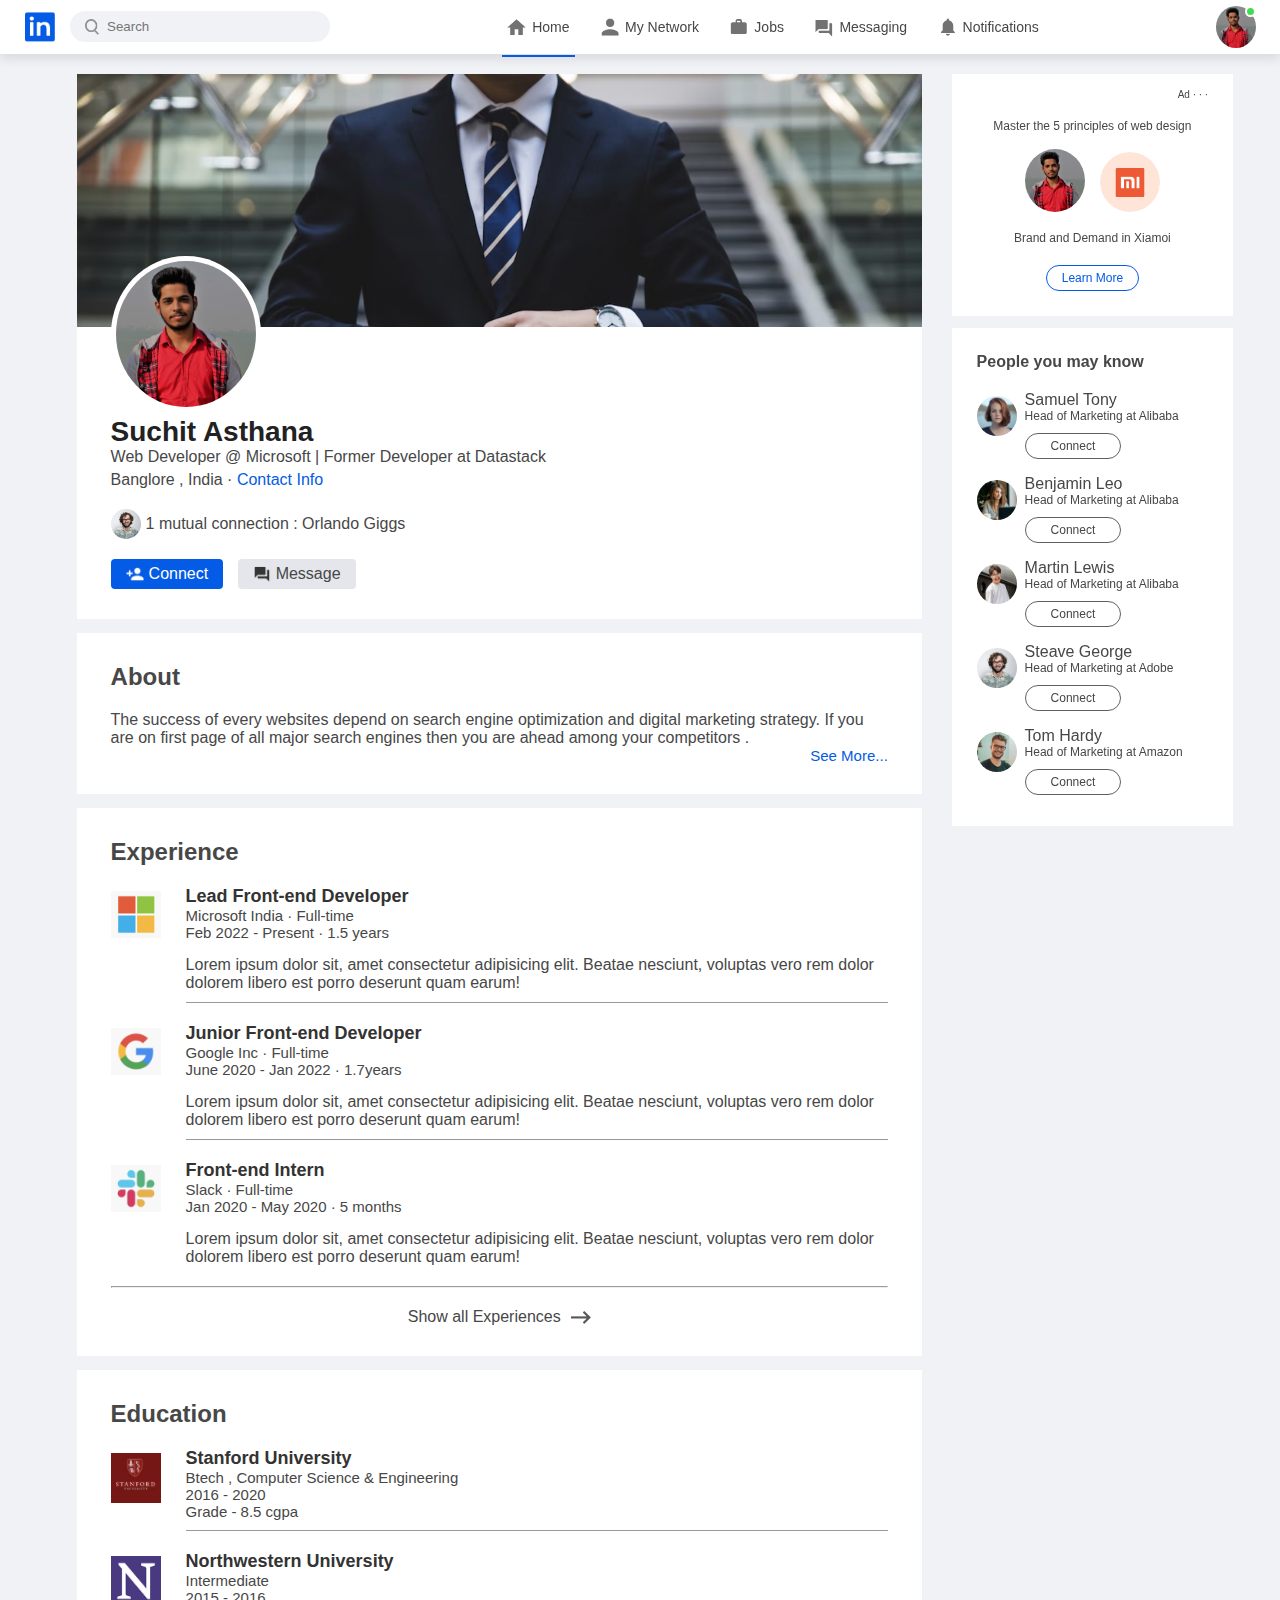
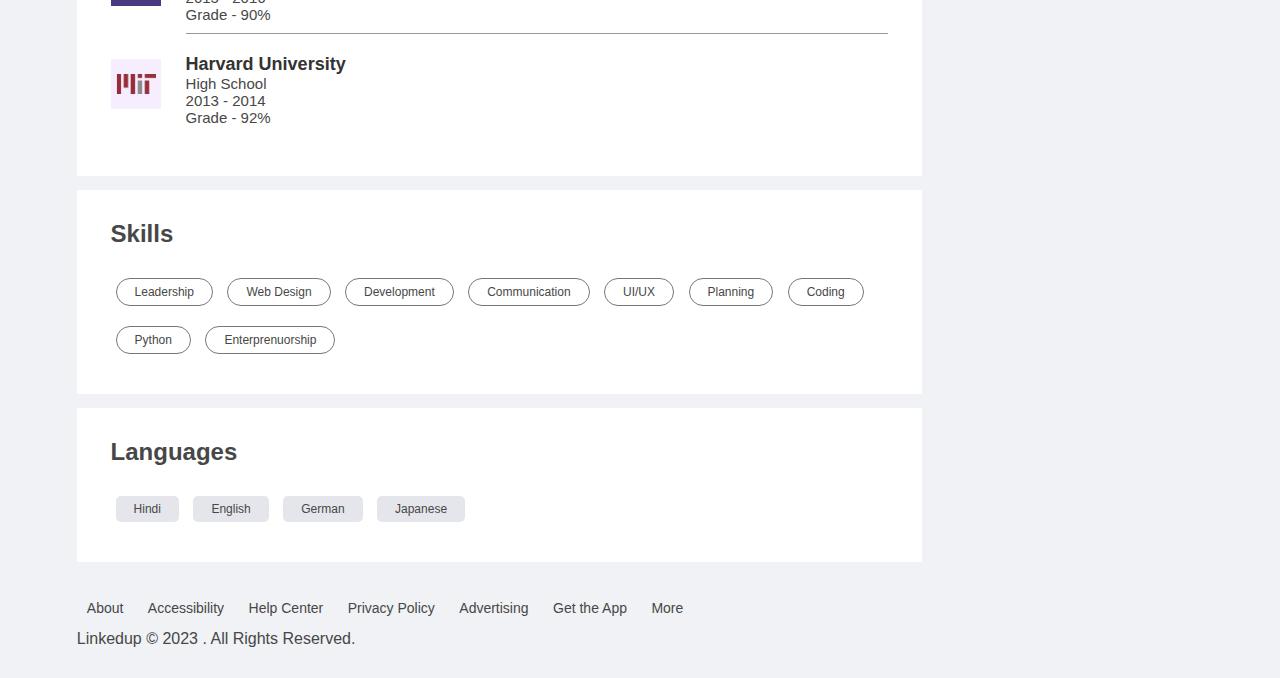
<file: profile.html>
<!DOCTYPE html>
<html lang="en">

<head>
    <meta charset="UTF-8">
    <meta name="viewport" content="width=device-width, initial-scale=1.0">
    <link rel="stylesheet" href="style.css">
    <title>Linkdin.in</title>
</head>

<body>
    <nav class="navbar">
        <div class="navbar-left">
            <a href="index.html" class="logo"><img src="images/logo.png"></a>
            <div class="search-box">
                <img src="images/search.png">
                <input type="text" placeholder="Search">
            </div>
        </div>
        <div class="navbar-center">
            <ul>
                <li><a href="#" class="active-link"><img src="images/home.png"> <span>Home</span></a></li>
                <li><a href="#"><img src="images/network.png"><span>My Network</span></a></li>
                <li><a href="#"><img src="images/jobs.png"><span>Jobs</span></a></li>
                <li><a href="#"><img src="images/message.png"><span>Messaging</span></a></li>
                <li><a href="#"><img src="images/notification.png"><span>Notifications</span></a></li>
            </ul>
        </div>
        <div class="navbar-right">
            <div class="online">
                <img src="images/suchitprofile.JPG" class="nav-profile-img" onclick="toggleMenu()">
            </div>

        </div>

        <!-------------------profile dropdown menu---------------------->

        <div class="profile-menu-wrap" id="profilemenu">
            <div class="profile-menu">
                <div class="user-info">
                    <img src="images/suchitprofile.JPG">
                    <div>
                        <h3>Suchit Asthana</h3>
                        <a href="profile.html">See your Profile</a>
                    </div>

                </div>
                <hr>
                <a href="#" class="profile-menu-link">
                    <img src="images/feedback.png">
                    <p>Give Feedback</p>
                    <span>></span>
                </a>
                <a href="#" class="profile-menu-link">
                    <img src="images/setting.png">
                    <p>Settings & Privacy</p>
                    <span>></span>
                </a>
                <a href="#" class="profile-menu-link">
                    <img src="images/help.png">
                    <p>Help & Support</p>
                    <span>></span>
                </a>
                <a href="#" class="profile-menu-link">
                    <img src="images/display.png">
                    <p>Display & Accessibility</p>
                    <span>></span>
                </a>
                <a href="#" class="profile-menu-link">
                    <img src="images/logout.png">
                    <p>Logout</p>
                    <span>></span>
                </a>
            </div>
        </div>

    </nav>

    <!----------------------navbar end----------------------->

    <div class="container">
        <div class="profile-main">
            <div class="profile-container">
                <img src="images/cover-pic.png" width="100%">
                <div class="profile-container-inner">
                    <img src="images/suchitprofile.JPG" class="profile-pic">
                    <h1>Suchit Asthana</h1>
                    <b>Web Developer @ Microsoft | Former Developer at Datastack</b>
                    <p>Banglore , India &middot; <a href="#"> Contact Info</a></p>
                    <div class="mutual-connection">
                        <img src="images/user-2.png">
                        <span>1 mutual connection : Orlando Giggs</span>
                    </div>
                    <div class="profile-btn">
                        <a href="#" class="primary-btn"><img src="images/connect.png">Connect</a>
                        <a href="#"><img src="images/chat.png">Message</a>
                    </div>
                </div>

            </div>

            <div class="profile-description">
                <h2>About</h2>
                <p>The success of every websites depend on search engine optimization
                    and digital marketing strategy. If you are on first page of all major
                    search engines then you are ahead among your competitors .
                </p>
                <a href="#" class="see-more-link">See More...</a>
            </div>
            <div class="profile-description">
                <h2>Experience</h2>
                <div class="profile-desc-row">
                    <img src="images/microsoft.png">
                    <div>
                        <h3>Lead Front-end Developer</h3>
                        <b>Microsoft India &middot; Full-time</b>
                        <b>Feb 2022 - Present &middot; 1.5 years </b>
                        <p>Lorem ipsum dolor sit, amet consectetur adipisicing 
                            elit. Beatae nesciunt, voluptas vero rem dolor
                            dolorem libero est porro deserunt quam earum!</p>
                           <hr>
                      
                    </div>
                </div>
                <div class="profile-desc-row">
                    <img src="images/google.png">
                    <div>
                        <h3>Junior Front-end Developer</h3>
                        <b>Google Inc &middot; Full-time</b>
                        <b> June 2020 - Jan 2022 &middot; 1.7years </b>
                        <p>Lorem ipsum dolor sit, amet consectetur adipisicing 
                            elit. Beatae nesciunt, voluptas vero rem dolor
                            dolorem libero est porro deserunt quam earum!</p>
                           <hr>
                      
                    </div>
                </div>
                <div class="profile-desc-row">
                    <img src="images/slack.png">
                    <div>
                        <h3>Front-end Intern</h3>
                        <b>Slack &middot; Full-time</b>
                        <b> Jan 2020 - May 2020  &middot; 5 months </b>
                        <p>Lorem ipsum dolor sit, amet consectetur adipisicing 
                            elit. Beatae nesciunt, voluptas vero rem dolor
                            dolorem libero est porro deserunt quam earum!</p>
                           
                      
                    </div>
                </div>
                <hr>
            <a href="#" class="experience-link">Show all Experiences <img src="images/right-arrow.png" ></a>
            </div>

            <div class="profile-description">
                <h2>Education</h2>
                <div class="profile-desc-row">
                    <img src="images/stanford.png" >
                    <div>
                        <h3>Stanford University</h3>
                        <b>Btech , Computer Science & Engineering</b>
                        <b>2016 - 2020</b>
                        <b>Grade - 8.5 cgpa</b>
                        <hr>
                    </div>
                </div>
                <div class="profile-desc-row">
                    <img src="images/north.png" >
                    <div>
                        <h3>Northwestern University</h3>
                        <b>Intermediate</b>
                        <b>2015 - 2016</b>
                        <b>Grade - 90%</b>
                        <hr>
                    </div>
                </div>
                <div class="profile-desc-row">
                    <img src="images/mit.png" >
                    <div>
                        <h3>Harvard University</h3>
                        <b>High School</b>
                        <b>2013 - 2014</b>
                        <b>Grade - 92%</b>
                        
                    </div>
                </div>
            </div>
            <div class="profile-description">
                <h2>Skills</h2>
                <a href="#" class="skills-btn">Leadership</a>
                <a href="#" class="skills-btn">Web Design</a>
                <a href="#" class="skills-btn">Development</a>
                <a href="#" class="skills-btn">Communication</a>
                <a href="#" class="skills-btn">UI/UX</a>
                <a href="#" class="skills-btn">Planning</a>
                <a href="#" class="skills-btn">Coding</a>
                <a href="#" class="skills-btn">Python</a>
                <a href="#" class="skills-btn">Enterprenuorship</a>
            </div>

            <div class="profile-description">
                <h2>Languages</h2>
                <a href="#" class="language-btn">Hindi</a>
                <a href="#" class="language-btn">English</a>
                <a href="#" class="language-btn">German</a>
                <a href="#" class="language-btn">Japanese</a>
               
            </div>

        </div>





        <div class="profile-sidebar">
           
            <div class="sidebar-ad">
                <small>Ad &middot; &middot; &middot;</small>
                <p>Master the 5 principles of web design</p>
                <div>
                    <img src="images/suchitprofile.JPG">
                    <img src="images/mi-logo.png">
                </div>
                <b>Brand and Demand in Xiamoi</b>
                <a href="#" class=" ad-link"> Learn More</a>
            </div>
            <div class="sidebar-people">
                <h3>People you may know</h3>
                <div class="sidebar-people-row">
                    <img src="images/user-3.png" >
                    <div>
                        <h2>Samuel Tony</h2>
                        <p>Head of Marketing at Alibaba</p>
                        <a href="#">Connect</a>
                    </div>

                </div>
                <div class="sidebar-people-row">
                    <img src="images/user-4.png" >
                    <div>
                        <h2>Benjamin Leo</h2>
                        <p>Head of Marketing at Alibaba</p>
                        <a href="#">Connect</a>
                    </div>

                </div>
                <div class="sidebar-people-row">
                    <img src="images/user-5.png" >
                    <div>
                        <h2>Martin Lewis</h2>
                        <p>Head of Marketing at Alibaba</p>
                        <a href="#">Connect</a>
                    </div>

                </div>
                <div class="sidebar-people-row">
                    <img src="images/user-2.png" >
                    <div>
                        <h2>Steave George</h2>
                        <p>Head of Marketing at Adobe</p>
                        <a href="#">Connect</a>
                    </div>

                </div>
                <div class="sidebar-people-row">
                    <img src="images/user-1.png" >
                    <div>
                        <h2>Tom Hardy</h2>
                        <p>Head of Marketing at Amazon</p>
                        <a href="#">Connect</a>
                    </div>

                </div>
            </div>

        </div>
    </div>
    <div class="profile-footer">

        <div class="sidebar-useful-links">
            <a href="">About</a>
            <a href="">Accessibility</a>
            <a href="">Help Center</a>
            <a href="">Privacy Policy</a>
            <a href="">Advertising</a>
            <a href="">Get the App</a>
            <a href="">More</a>
            <div class="copyright-msg">
                
                <p>Linkedup &copy 2023 . All Rights Reserved.</p>
            </div>
        </div>
    </div>


    <script src="script.js"></script>
</body>

</html>
</file>
<file: style.css>
*{
    margin: 0;
    padding: 0;
    font-family:'poppins', sans-serif ;
    box-sizing: border-box;
}
body{
    background: #f0f2f5;
    color: #474747;
}
a{
    text-decoration: none;
    color: #474747;
}
.navbar{
    display: flex;
    align-items: center;
    justify-content: space-between;
    background: white;
    padding: 6px 6px;
    position: sticky;
    top: 0;
    z-index: 100;
    box-shadow: 0 5px 10px rgba(0,0,0,0.1);
}
.logo img{
       width: 30px;
       margin-right: 15px;
       display: block;
       margin-left: 19px;
    
}
.navbar-center ul li{
    display: inline-block;
    list-style: none;

}
.navbar-center ul li a{
    display: flex;
    align-items: center;
    font-size: 14px;
    margin: 5px 8px;
    padding-right: 5px;
    position: relative;
}
.navbar-center ul li a::after{
    content: '';
    width: 0;
    height: 2px;
    background: #045be6;
    
    position: absolute;
    bottom: -15px;
    transition: width 0.3s;
}
.navbar-center ul li a:hover::after , .navbar-center ul  li a.active-link::after{
    width: 100%;
    font-weight: 500;


}
.navbar-center ul li a img{
    width: 30px;
}
.nav-profile-img{
    width: 40px;
    border-radius: 50%;
    display: block;
    cursor: pointer;
    position: relative;
    margin-right: 18px;
}
.online{
    position: relative;
}
.online::after{
    content: '';
    width: 7px;
    height: 7px;
    border: 2px solid white;
    border-radius: 50%;
    top: 0;
    right: 0;
    background: #41db51;
    position: absolute;
    margin-right: 18px;
}
.search-box{
    background: #f0f2f5;
    width: 260px;
    border-radius: 20px;
    display: flex;
    align-items: center;
    padding: 0 15px;
}
.navbar-left{
    display: flex;
    align-items: center;
}
.search-box img{
    width: 14px;

}
.search-box input{
    width: 100%;
    background: transparent;
    padding: 8px;
    outline: none;
    border: 0;
}


 /*-------------------navbar end ---------------------*/


 /*----------------profile dropdown menu-------------------*/

 .profile-menu-wrap{
    position: absolute;
    top: 100%;
    right: 3%;
    width: 320px;
    max-height: 0;
    overflow: hidden;
    transition: max-height 0.5s;
 }
 .profile-menu-wrap.open-menu{
    max-height: 400px;
 }
 .profile-menu{
    background: rgb(35, 34, 34);
    color: #fff;
    padding: 20px;
    margin: 10px;
 }
 .user-info{
    display: flex;
    align-items: center;
 }
 .user-info img{
    width: 50px;
    border-radius: 50%;
    margin-right: 15px;
 }
 .user-info h3{
    font-weight: 500;
    margin-bottom: -1px;
 }
 .user-info a{
    color: #c9dbf8;
    font-size: 13px;
   
 }
 .profile-menu hr{
    border: 0;
    height: 1px;
    width: 100%;
    background: #fff;
    margin: 15px 0 10px;
 }
 .profile-menu-link{
    display: flex;
    align-items: center;
    color: white;
    margin: 12px 0;
    font-size: 14px;
 }
 .profile-menu-link p{
    width: 100%;
 }
 .profile-menu-link img{
    width: 35px;
    border-radius: 50%;
    margin-right: 15px;
 }





 /*------------------*/


 .container{
    padding: 20px 6%;
    display: flex;
    flex-wrap: wrap;
    justify-content: space-between;
 }

/*-----------left sidebar-----------*/

.left-sidebar{
    flex-basis: 25%;
    align-self: flex-start;
    position: sticky;
    top: 73px;
 }
 .sidebar-profile-box{
    background: white;


 }
 .sidebar-profile-info{
    padding: 0 25px;

 }
 .sidebar-profile-info img{
    width: 90px;
    border-radius: 50%;
    background: white;
    padding: 4px;
    margin-top: -45px;
 }
 .sidebar-profile-info h1{
    font-size: 20px;
    font-weight: 600;
    color: #222;
 }
 .sidebar-profile-info h3{
    font-size: 14px;
    font-weight: 500;
    color: #777;
 }
 .sidebar-profile-info h3 img{
    width: 30px;
    
 }
 .sidebar-profile-info ul{
    list-style: none;
    margin: 20px 0;

 }
 .sidebar-profile-info ul li{
    width: 100%;
    margin: 5px 0;
    font-size: 13px;
 }
 .sidebar-profile-info ul li span{
    float: right;
    color: #045be6;
 }
 .sidebar-profile-link{
    display: flex;
    align-items: center;
    border-top: 1px solid #ccc;
 }
 .sidebar-profile-link a{
    flex-basis: 50%;
    display: flex;
    align-items: center;
    justify-content: center;
    padding: 15px 0;
    font-size: 13px;
    border-left:  1px solid #ccc;
 }
 .sidebar-profile-link a:first-child{
    border-left: 0;
 }
 .sidebar-profile-link a img{
    width: 20px;
    margin-right: 10px;
 }
 .sidebar-activity{
    background: #fff;
    margin: 12px 0;
    padding: 5px 25px;

 }
 .sidebar-activity h3{
    color: #777;
    font-size: 14px;
    font-weight: 500;
    margin: 20px 0 10px;
 }
 .sidebar-activity a{
    display: flex;
    align-items: center;
    font-size: 15px;
    font-weight: 500;
    color: #888;
    margin: 3px 0;
 }
 .sidebar-activity a img{
    width: 20px;
    margin-right: 10px;
 }
 .discover-more-link{
    border-top:  1px solid #ccc;
    text-align: center;
    margin-top: 20px;
    margin-left: -25px;
    margin-right: -25px;
 }
 .discover-more-link a{
    color: #045be6;
    display: inline-block;
    margin: 10px 0;

 }
 

 

 /*----------main content-----------*/


 .main-content{
    flex-basis: 47%;
 }
 .create-post{
    background: white;

 }
 .create-post-input{
    padding: 20px 25px 10px;
    display: flex;
    align-items: flex-start;
 }
.create-post-input img{
    width: 35px;
    border-radius: 50%;
    margin-right: 10px;
}
.create-post-input textarea{
    width: 100%;
    border: 0;
    outline: 0;
    resize: none;
    background: transparent;
    margin-top: 8px;
    
}
::placeholder{
    font-weight: 500;
}
.create-post-links{
    display: flex;
    align-items: flex-start;

}
.create-post-links li{
    list-style: none;
    border-top: 1px solid #ccc;
    border-right: 1px solid #ccc;
    flex-basis: 25%;
    font-size: 14px;
    display: flex;
    align-items: center;
    justify-content: center;
    cursor: pointer;
    padding: 10px;
}
.create-post-links li img{
    width: 15px;
    margin-right: 5px;
}
.create-post-links li:last-child{
    background: #045be6;
    color: #fff;
    border-top: 0;
    border-right: 0;
}
.sort-by{
    display: flex;
    align-items: center;
    margin: 10px 0;

}
.sort-by hr{
    flex: 1;
    border: 0;
    height: 1px;
    background: #ccc;
}
.sort-by p{
    font-size: 13px;
    padding-left: 5px;
}
.sort-by p span{
    font-weight: 600;
    cursor: pointer;
}
.sort-by p span img{
    width: 12px;
    margin-left: 3px;
}
.post{
    background: white;
    padding: 20px 25px 5px;
    margin:  5px 0 15px;
}
.post-author{
    display: flex;
    align-items: flex-start;
    margin-bottom: 20px;
}
.post-author img{
    width: 35px;
    border-radius: 50%;
    margin-right: 10px;
    margin-top: 5px;
}
.post-author h1{
    font-size: 18px;
    font-weight: 600;
    color: #333;
}
.post-author small{
    display: block;
    margin-bottom: -2px;
}
.post p{
    font-size: 15px;
    margin-bottom: 15px;
} 
.post-stats{
    display: flex;
    flex-wrap: wrap;
    align-items: center;
    justify-content: space-between;
    font-size: 12px;
    border-bottom: 1px solid #ccc;
    padding-bottom: 6px;
}
.post-stats div{
    display: flex;
    align-items: center;
}
.post-stats img{
    width: 15px;
    margin-right: -5px;
}
.liked-users{
    margin-left: 10px;
}
.post-activity{
       display: flex;
       align-items: center;
       justify-content: space-between;
       padding: 10px 0;
       font-size: 14px;
       font-weight: 500;
}

.post-activity div{
    display: flex;
    align-items: center;

}
.post-activity-user-icon{
    width: 22px;
    border-radius: 50%;
    
}
.post-activity-arrow-icon{
    width: 12px;
    margin-left: 5px;
}
.post-activity-link img{
    width: 18px;
    margin-right: 8px;
}










 /*-----------right sidebar-----------*/

 .right-sidebar{
    flex-basis: 25%;
    align-self: flex-start;
    position: sticky;
    top: 73px;
    
 }
 .sidebar-news{
    background: white;
    padding: 10px 25px;
 }
 .info-icon{
    width: 15px;
    margin-top: 12px;
    float: right;
 }
 .sidebar-news h1{
    font-size: 20px;
    font-weight: 600;
    color: #333;
    margin:  10px 0 30px;
 }
 .sidebar-news a{
    display: block;
    font-size: 15px;
    font-weight: 600;
    margin-top: 10px;
    margin-bottom: 5px;
 }
 .sidebar-news span{
    font-size: 13px;
 }
 .sidebar-news .read-more-links{
    color: #045be6;
    font-weight: 500;
    margin: 20px 0 10px;
 }
.sidebar-ad{
    background: white;
    padding: 15px 25px;
    text-align: center;
    margin: 12px 0;
    font-size: 12px;
}
 .sidebar-ad img{
    width: 60px;
    border-radius: 50%;
    margin: 6px;
 }
 .sidebar-ad small{
    float: right;
    font-weight: 500;

 }
 .sidebar-ad p{
    margin-top: 30px;
    margin-bottom: 10px;
 }
 .sidebar-ad b{
    display: block;
    font-weight: 500;
    margin-top: 10px;
 }
 .ad-link{
    display: inline-block;
    border: 1px solid #045be6;
    border-radius: 30px;
    padding: 5px 15px;
    color: #045be6;
    font-weight: 500;
    margin:  20px auto 10px;
 }
 .sidebar-useful-links{
    padding: 1px 25px;
    text-align: center;
 }
 .sidebar-useful-links a{
    display: inline-block;
    font-size: 14px;
    margin: 4px 10px;
 }
 .sidebar-useful-links a:hover{
    color: #045be6;
    text-decoration: underline;
 }
 .copyright-msg{
    display: flex;
    align-items: center;
    justify-content: center;
    font-size: 16px;
    margin-top: 10px;
    font-weight: 500;
 }
 .copyright-msg img{
    width: 18px;
    margin-bottom: 14px;
    margin-left: 40px;
 }


 /*-------------------profile page--------------------*/

 .profile-main{
   flex-basis: 75%;
 }
 .profile-sidebar{
   flex-basis: 25%;
   align-self: self-start;
   top: 73px;
   position: sticky;
   margin-right: -30px;
 }
 .profile-container{
   background: white;

 }
 .profile-container-inner{
   padding: 0 4% 10px;
 }
 .profile-pic{
   width: 150px;
   border-radius: 50%;
   margin-top: -75px;
   padding: 5px;
   background: #fff;
 }
 .profile-container  h1{
   font-size: 28px;
   font-weight: 600;
   color: #222;
 }
 .profile-container b{
   font-weight: 500;
 }
 .profile-container p{
   margin-top: 5px;
 }
 .profile-container p a{
   color: #045be6;
   font-weight: 500;
 }
 .mutual-connection{
   display: flex;
   align-items: center;
   margin: 20px 0;
 }
 .mutual-connection img{
   width: 30px;
   border-radius: 50%;
   margin-right: 5px;
 }
 .profile-btn{
   margin: 20px 0;
 }
 .profile-btn a{
   display: inline-flex;
   align-items: center;
   background: #e4e6eb;
   padding: 6px 15px;
   border-radius: 4px;
   margin-right: 10px;
 }
 .profile-btn a img{
   width: 18px;
   margin-right: 5px;
 }
 .profile-btn .primary-btn{
   background: #045be6;
   color: white;

 }
 .profile-description{
   background: #fff;
   padding: 20px 4% 30px;
   margin:  14px 0;
 }
 .profile-description h2{
   columns: #333;
   margin: 10px 0 20px ;
   font-weight: 600;
 }
 .see-more-link{
   display: block;
   text-align: right;
   font-size: 15px;
   color: #045be6;
 }
 .profile-desc-row{
   display: flex;
   align-items: flex-start;
   margin: 20px 0;
 }
 .profile-desc-row img{
   width: 50px;
   margin-right:  25px;
   margin-top: 5px;

 }
 .profile-desc-row div{
   width: 100%;
 }
 .profile-desc-row h3{
   font-size: 18px;
   font-weight: 600;
   color: #333;
 }
 .profile-desc-row b{
   display: block;
   font-size: 15px;
   font-weight: 500;
 }
 .profile-desc-row p{
   margin-top: 15px;
 }
 .profile-desc-row hr{
   border: 0;
   border-bottom:  1px solid #999;
   margin-top: 10px;
 }
 .experience-link{
   display: flex;
   align-items: center;
   justify-content: center;
   padding-top: 20px;
   font-weight: 500;
 }
 .experience-link img{
   width: 20px;
   margin-left: 10px;
 }
 .skills-btn{
   display: inline-block;
   margin: 10px 5px;
   padding: 6px 18px;
   border: 1px solid #777;
   border-radius: 30px;
   font-size: 12px;
   font-weight: 500;
 }
 .language-btn{
   display: inline-block;
   margin: 10px 5px;
   padding: 6px 18px;
   background: #e4e6eb;
   font-size: 12px;
   font-weight: 500;
   border-radius: 5px;
 }

 .profile-sidebar .sidebar-ad{
   margin: 0;
  
  
   

 }
 .sidebar-people{
   background: white;
   padding: 15px 25px;
   margin: 12px 0;
   font-size: 12px;
   
 }
 .sidebar-people h3{
   font-size: 16px;
   font-weight: 600;
   margin: 10px 0 20px;
 }
 .sidebar-people-row{
   display: flex;
   align-items: flex-start;
   margin: 6px 0;
 }
 .sidebar-people-row img{
   width: 40px;
   border-radius: 50%;
   margin-right: 8px;
   margin-top: 5px;
 }
 .sidebar-people-row h2{
   font-weight: 500;
   font-size: 16px;
 }
 .sidebar-people-row a{
   display: inline-block;
   margin: 10px 0;
   padding: 5px 25px;
   border: 1px solid #5f5f5f;
   border-radius: 30px;
   font-weight: 500;
 }
 .profile-footer{
   padding: 0 6% 30px;

 }
 .profile-footer .sidebar-useful-links{
   text-align: left;
   padding: 0;
 }
 .profile-footer .copyright-msg{
   justify-content: flex-start;
 }



 /*---------------media query--------------*/


 @media (max-width:600px) {
   .search-box{
      background: transparent;
      width: auto;
      padding: 0;
   }
   .search-box input{
      width: 0;
      padding: 0;
   }
   .navbar-center ul li a span{
      display: none;
   }
   .navbar-center ul li a{
      padding-right: 0;
      margin: 5px;
   }
   .nav-profile-img{
      width: 30px;
   }
   .container{
      padding: 15px 3%;
   }
   .left-sidebar , .right-sidebar{
      flex-basis: 100%;
      position: relative;
      top: unset;
   }
   .main-content{
      flex-basis: 100%;
   }
   .post-stats div{
      margin: 2px 0;
   }
   .post-activity-link span{
      display: none;
   }
   .post-activity-link img{
      margin-right: 0;
   }
   .profile-main, .profile-sidebar{
      flex-basis: 100%;

   }
   .profile-container{
      font-size: 14px;
   }
   .profile-pic{
      width: 100px;
      margin-top: -50px;
   }
   .profile-description{
      font-size: 15px;
   }
  #showMoreLink{
   display: block;
   width: fit-content;
   margin: 10px auto;
   cursor: pointer;
   font-size: 14px;
  }
  .sidebar-activity{
   display: none;
  }
  .sidebar-activity.open-activity{
   display: block;
  }


 }
</file>
